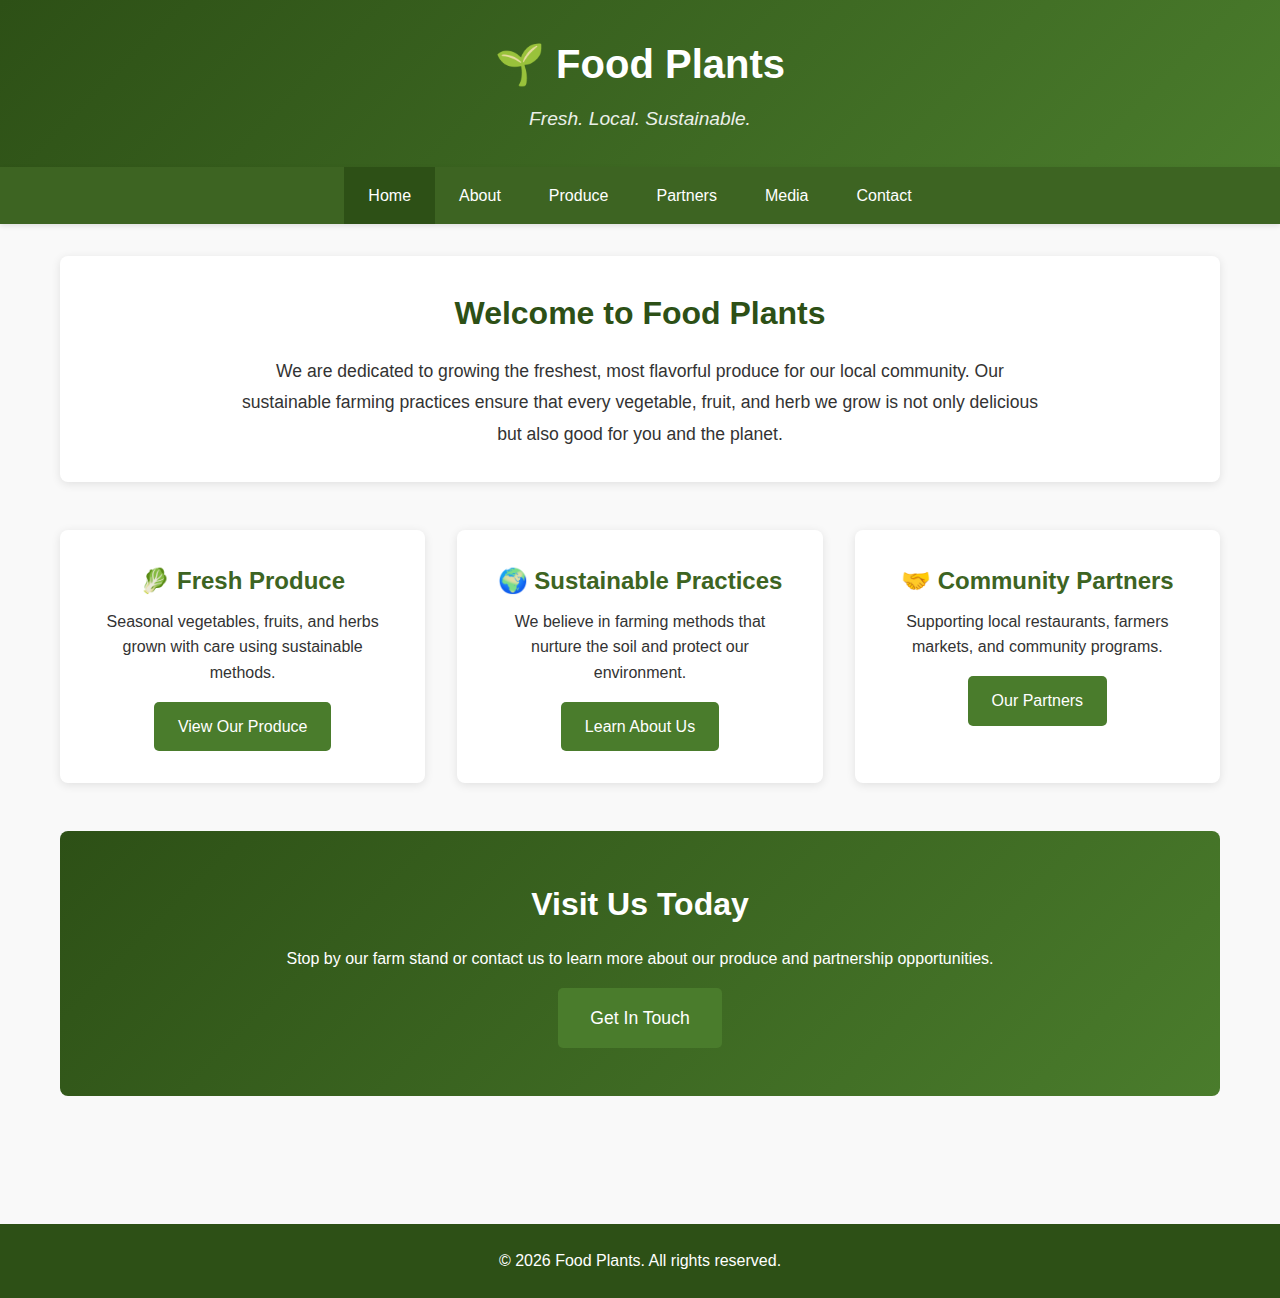
<file: index.html>
<!DOCTYPE html>
<html lang="en">
<head>
    <meta charset="UTF-8">
    <meta name="viewport" content="width=device-width, initial-scale=1.0">
    <title>Food Plants - Fresh, Local, Sustainable</title>
    <link rel="stylesheet" href="styles.css">
</head>
<body>
    <header>
        <div class="container">
            <h1>🌱 Food Plants</h1>
            <p class="tagline">Fresh. Local. Sustainable.</p>
        </div>
    </header>

    <nav>
        <div class="container">
            <ul>
                <li><a href="index.html" class="active">Home</a></li>
                <li><a href="about.html">About</a></li>
                <li><a href="produce.html">Produce</a></li>
                <li><a href="partners.html">Partners</a></li>
                <li><a href="media.html">Media</a></li>
                <li><a href="contact.html">Contact</a></li>
            </ul>
        </div>
    </nav>

    <main>
        <div class="container">
            <section class="hero">
                <h2>Welcome to Food Plants</h2>
                <p>We are dedicated to growing the freshest, most flavorful produce for our local community. Our sustainable farming practices ensure that every vegetable, fruit, and herb we grow is not only delicious but also good for you and the planet.</p>
            </section>

            <section class="highlights">
                <div class="highlight-card">
                    <h3>🥬 Fresh Produce</h3>
                    <p>Seasonal vegetables, fruits, and herbs grown with care using sustainable methods.</p>
                    <a href="produce.html" class="button">View Our Produce</a>
                </div>
                <div class="highlight-card">
                    <h3>🌍 Sustainable Practices</h3>
                    <p>We believe in farming methods that nurture the soil and protect our environment.</p>
                    <a href="about.html" class="button">Learn About Us</a>
                </div>
                <div class="highlight-card">
                    <h3>🤝 Community Partners</h3>
                    <p>Supporting local restaurants, farmers markets, and community programs.</p>
                    <a href="partners.html" class="button">Our Partners</a>
                </div>
            </section>

            <section class="cta">
                <h2>Visit Us Today</h2>
                <p>Stop by our farm stand or contact us to learn more about our produce and partnership opportunities.</p>
                <a href="contact.html" class="button button-large">Get In Touch</a>
            </section>
        </div>
    </main>

    <footer>
        <div class="container">
            <p>&copy; 2026 Food Plants. All rights reserved.</p>
        </div>
    </footer>
</body>
</html>
</file>
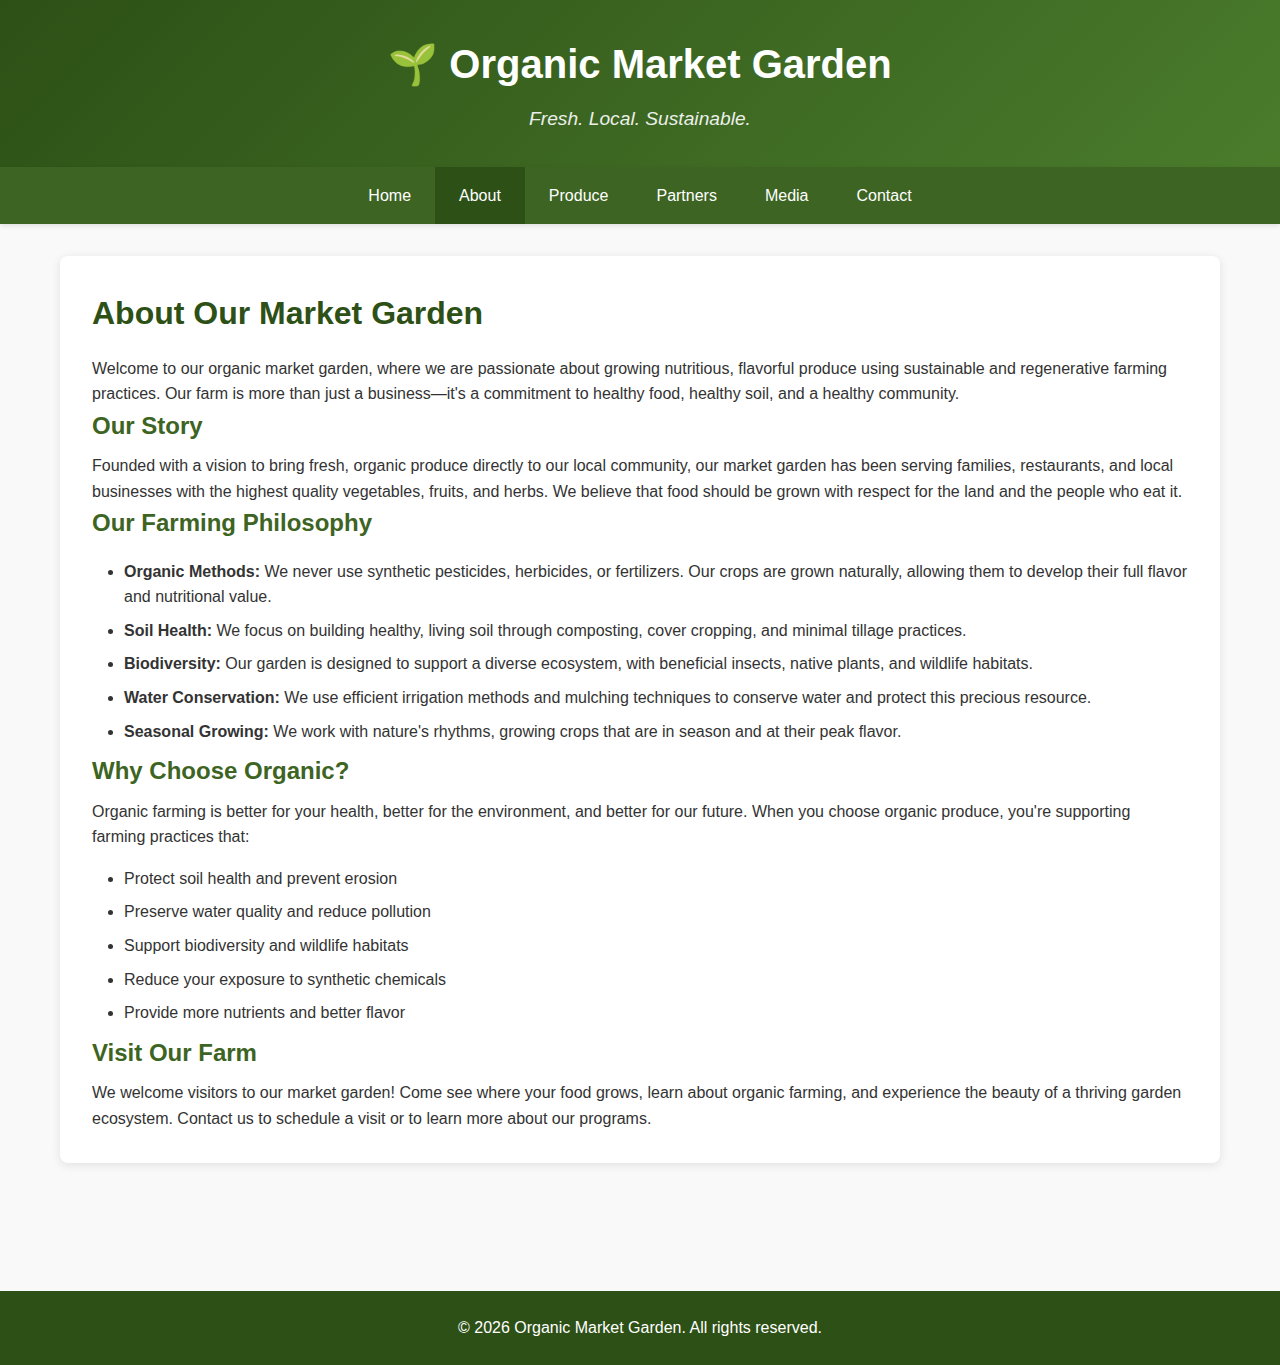
<file: about.html>
<!DOCTYPE html>
<html lang="en">
<head>
    <meta charset="UTF-8">
    <meta name="viewport" content="width=device-width, initial-scale=1.0">
    <title>About Us - Organic Market Garden</title>
    <link rel="stylesheet" href="styles.css">
</head>
<body>
    <header>
        <div class="container">
            <h1>🌱 Organic Market Garden</h1>
            <p class="tagline">Fresh. Local. Sustainable.</p>
        </div>
    </header>

    <nav>
        <div class="container">
            <ul>
                <li><a href="index.html">Home</a></li>
                <li><a href="about.html" class="active">About</a></li>
                <li><a href="produce.html">Produce</a></li>
                <li><a href="partners.html">Partners</a></li>
                <li><a href="media.html">Media</a></li>
                <li><a href="contact.html">Contact</a></li>
            </ul>
        </div>
    </nav>

    <main>
        <div class="container">
            <section class="content">
                <h2>About Our Market Garden</h2>
                <p>Welcome to our organic market garden, where we are passionate about growing nutritious, flavorful produce using sustainable and regenerative farming practices. Our farm is more than just a business—it's a commitment to healthy food, healthy soil, and a healthy community.</p>

                <h3>Our Story</h3>
                <p>Founded with a vision to bring fresh, organic produce directly to our local community, our market garden has been serving families, restaurants, and local businesses with the highest quality vegetables, fruits, and herbs. We believe that food should be grown with respect for the land and the people who eat it.</p>

                <h3>Our Farming Philosophy</h3>
                <ul>
                    <li><strong>Organic Methods:</strong> We never use synthetic pesticides, herbicides, or fertilizers. Our crops are grown naturally, allowing them to develop their full flavor and nutritional value.</li>
                    <li><strong>Soil Health:</strong> We focus on building healthy, living soil through composting, cover cropping, and minimal tillage practices.</li>
                    <li><strong>Biodiversity:</strong> Our garden is designed to support a diverse ecosystem, with beneficial insects, native plants, and wildlife habitats.</li>
                    <li><strong>Water Conservation:</strong> We use efficient irrigation methods and mulching techniques to conserve water and protect this precious resource.</li>
                    <li><strong>Seasonal Growing:</strong> We work with nature's rhythms, growing crops that are in season and at their peak flavor.</li>
                </ul>

                <h3>Why Choose Organic?</h3>
                <p>Organic farming is better for your health, better for the environment, and better for our future. When you choose organic produce, you're supporting farming practices that:</p>
                <ul>
                    <li>Protect soil health and prevent erosion</li>
                    <li>Preserve water quality and reduce pollution</li>
                    <li>Support biodiversity and wildlife habitats</li>
                    <li>Reduce your exposure to synthetic chemicals</li>
                    <li>Provide more nutrients and better flavor</li>
                </ul>

                <h3>Visit Our Farm</h3>
                <p>We welcome visitors to our market garden! Come see where your food grows, learn about organic farming, and experience the beauty of a thriving garden ecosystem. Contact us to schedule a visit or to learn more about our programs.</p>
            </section>
        </div>
    </main>

    <footer>
        <div class="container">
            <p>&copy; 2026 Organic Market Garden. All rights reserved.</p>
        </div>
    </footer>
</body>
</html>
</file>
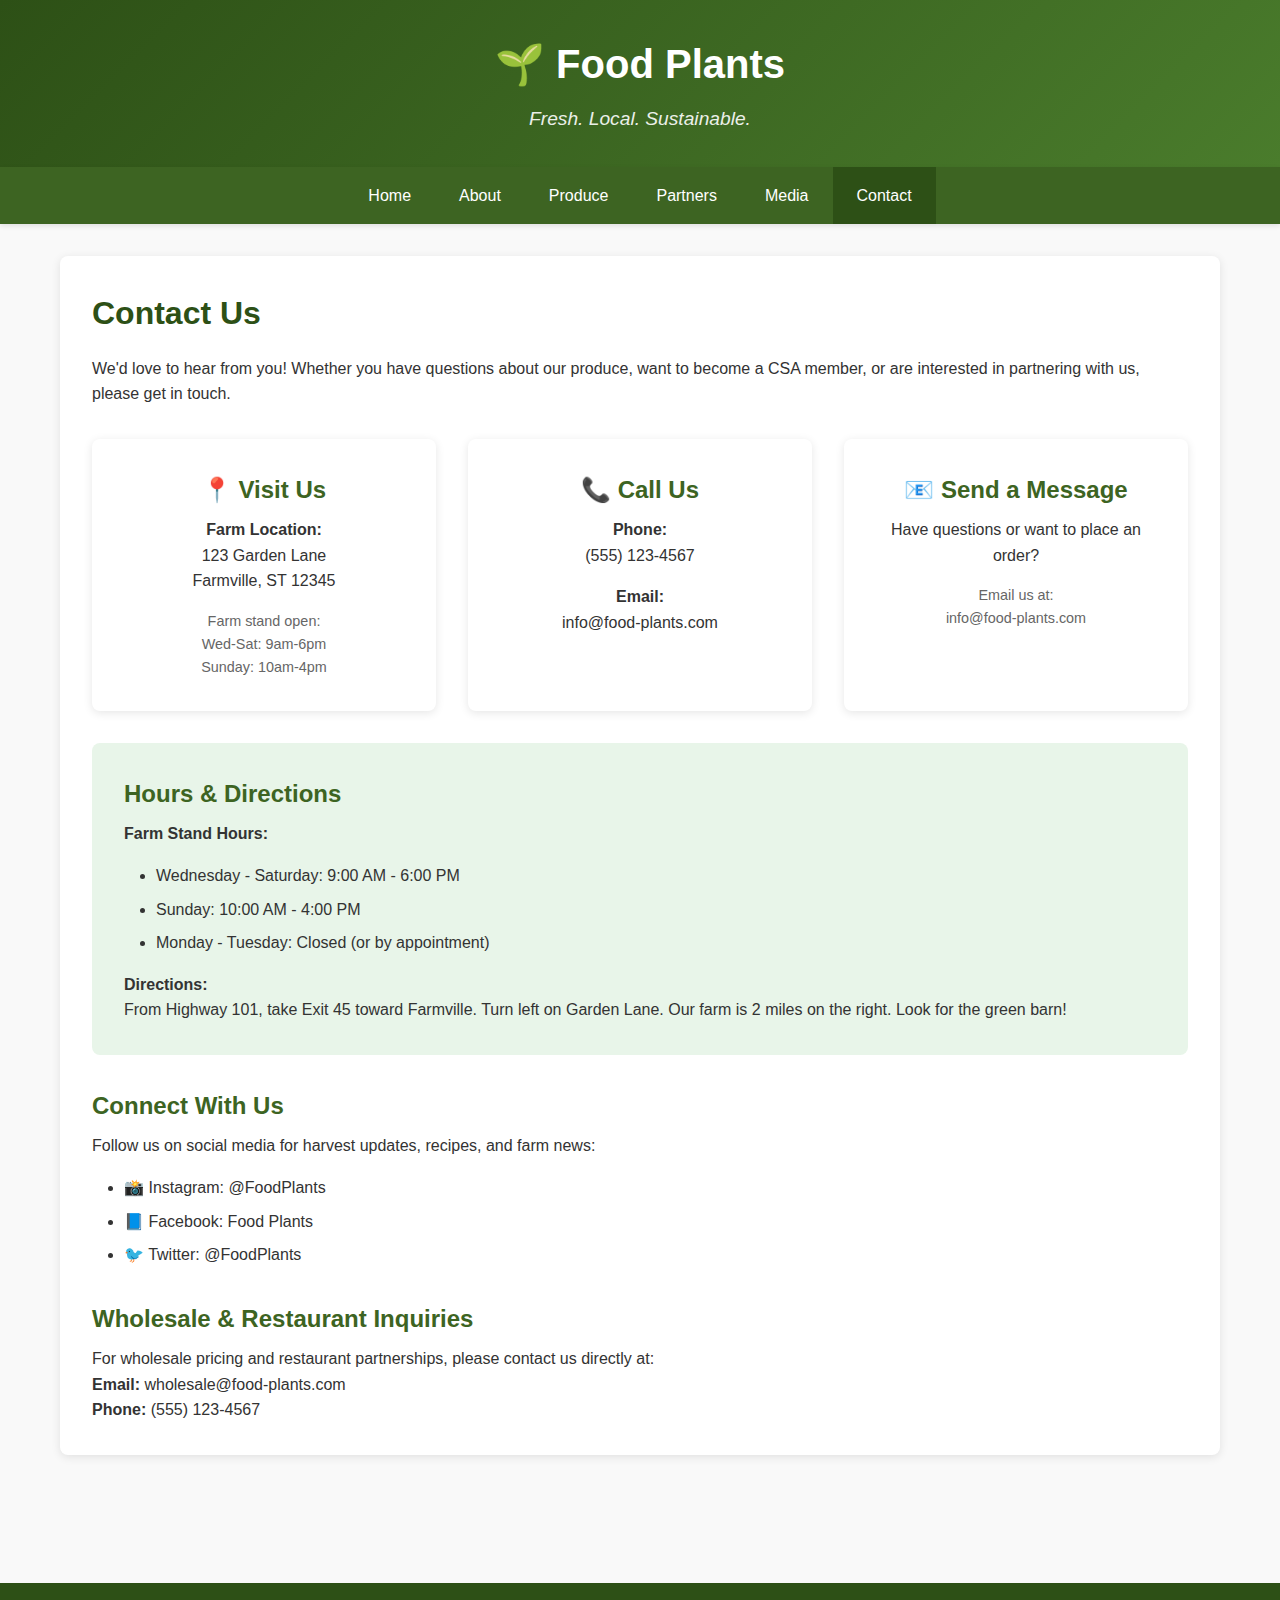
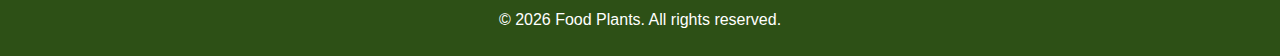
<file: contact.html>
<!DOCTYPE html>
<html lang="en">
<head>
    <meta charset="UTF-8">
    <meta name="viewport" content="width=device-width, initial-scale=1.0">
    <title>Contact Us - Food Plants</title>
    <link rel="stylesheet" href="styles.css">
</head>
<body>
    <header>
        <div class="container">
            <h1>🌱 Food Plants</h1>
            <p class="tagline">Fresh. Local. Sustainable.</p>
        </div>
    </header>

    <nav>
        <div class="container">
            <ul>
                <li><a href="index.html">Home</a></li>
                <li><a href="about.html">About</a></li>
                <li><a href="produce.html">Produce</a></li>
                <li><a href="partners.html">Partners</a></li>
                <li><a href="media.html">Media</a></li>
                <li><a href="contact.html" class="active">Contact</a></li>
            </ul>
        </div>
    </nav>

    <main>
        <div class="container">
            <section class="content">
                <h2>Contact Us</h2>
                <p>We'd love to hear from you! Whether you have questions about our produce, want to become a CSA member, or are interested in partnering with us, please get in touch.</p>

                <div class="highlights" style="margin-top: 2rem;">
                    <div class="highlight-card">
                        <h3>📍 Visit Us</h3>
                        <p><strong>Farm Location:</strong><br>
                        123 Garden Lane<br>
                        Farmville, ST 12345</p>
                        <p style="margin-top: 1rem; font-size: 0.9rem; color: #666;">Farm stand open:<br>
                        Wed-Sat: 9am-6pm<br>
                        Sunday: 10am-4pm</p>
                    </div>

                    <div class="highlight-card">
                        <h3>📞 Call Us</h3>
                        <p><strong>Phone:</strong><br>
                        (555) 123-4567</p>
                        <p style="margin-top: 1rem;"><strong>Email:</strong><br>
                        info@food-plants.com</p>
                    </div>

                    <div class="highlight-card">
                        <h3>📧 Send a Message</h3>
                        <p>Have questions or want to place an order?</p>
                        <p style="margin-top: 1rem; font-size: 0.9rem; color: #666;">Email us at:<br>
                        info@food-plants.com</p>
                    </div>
                </div>

                <div style="background-color: #e8f5e9; padding: 2rem; border-radius: 8px; margin-top: 2rem;">
                    <h3>Hours & Directions</h3>
                    <p><strong>Farm Stand Hours:</strong></p>
                    <ul>
                        <li>Wednesday - Saturday: 9:00 AM - 6:00 PM</li>
                        <li>Sunday: 10:00 AM - 4:00 PM</li>
                        <li>Monday - Tuesday: Closed (or by appointment)</li>
                    </ul>
                    <p style="margin-top: 1rem;"><strong>Directions:</strong><br>
                    From Highway 101, take Exit 45 toward Farmville. Turn left on Garden Lane. Our farm is 2 miles on the right. Look for the green barn!</p>
                </div>

                <div style="margin-top: 2rem;">
                    <h3>Connect With Us</h3>
                    <p>Follow us on social media for harvest updates, recipes, and farm news:</p>
                    <ul>
                        <li>📸 Instagram: @FoodPlants</li>
                        <li>📘 Facebook: Food Plants</li>
                        <li>🐦 Twitter: @FoodPlants</li>
                    </ul>
                </div>

                <div style="margin-top: 2rem;">
                    <h3>Wholesale & Restaurant Inquiries</h3>
                    <p>For wholesale pricing and restaurant partnerships, please contact us directly at:</p>
                    <p><strong>Email:</strong> wholesale@food-plants.com<br>
                    <strong>Phone:</strong> (555) 123-4567</p>
                </div>
            </section>
        </div>
    </main>

    <footer>
        <div class="container">
            <p>&copy; 2026 Food Plants. All rights reserved.</p>
        </div>
    </footer>
</body>
</html>
</file>
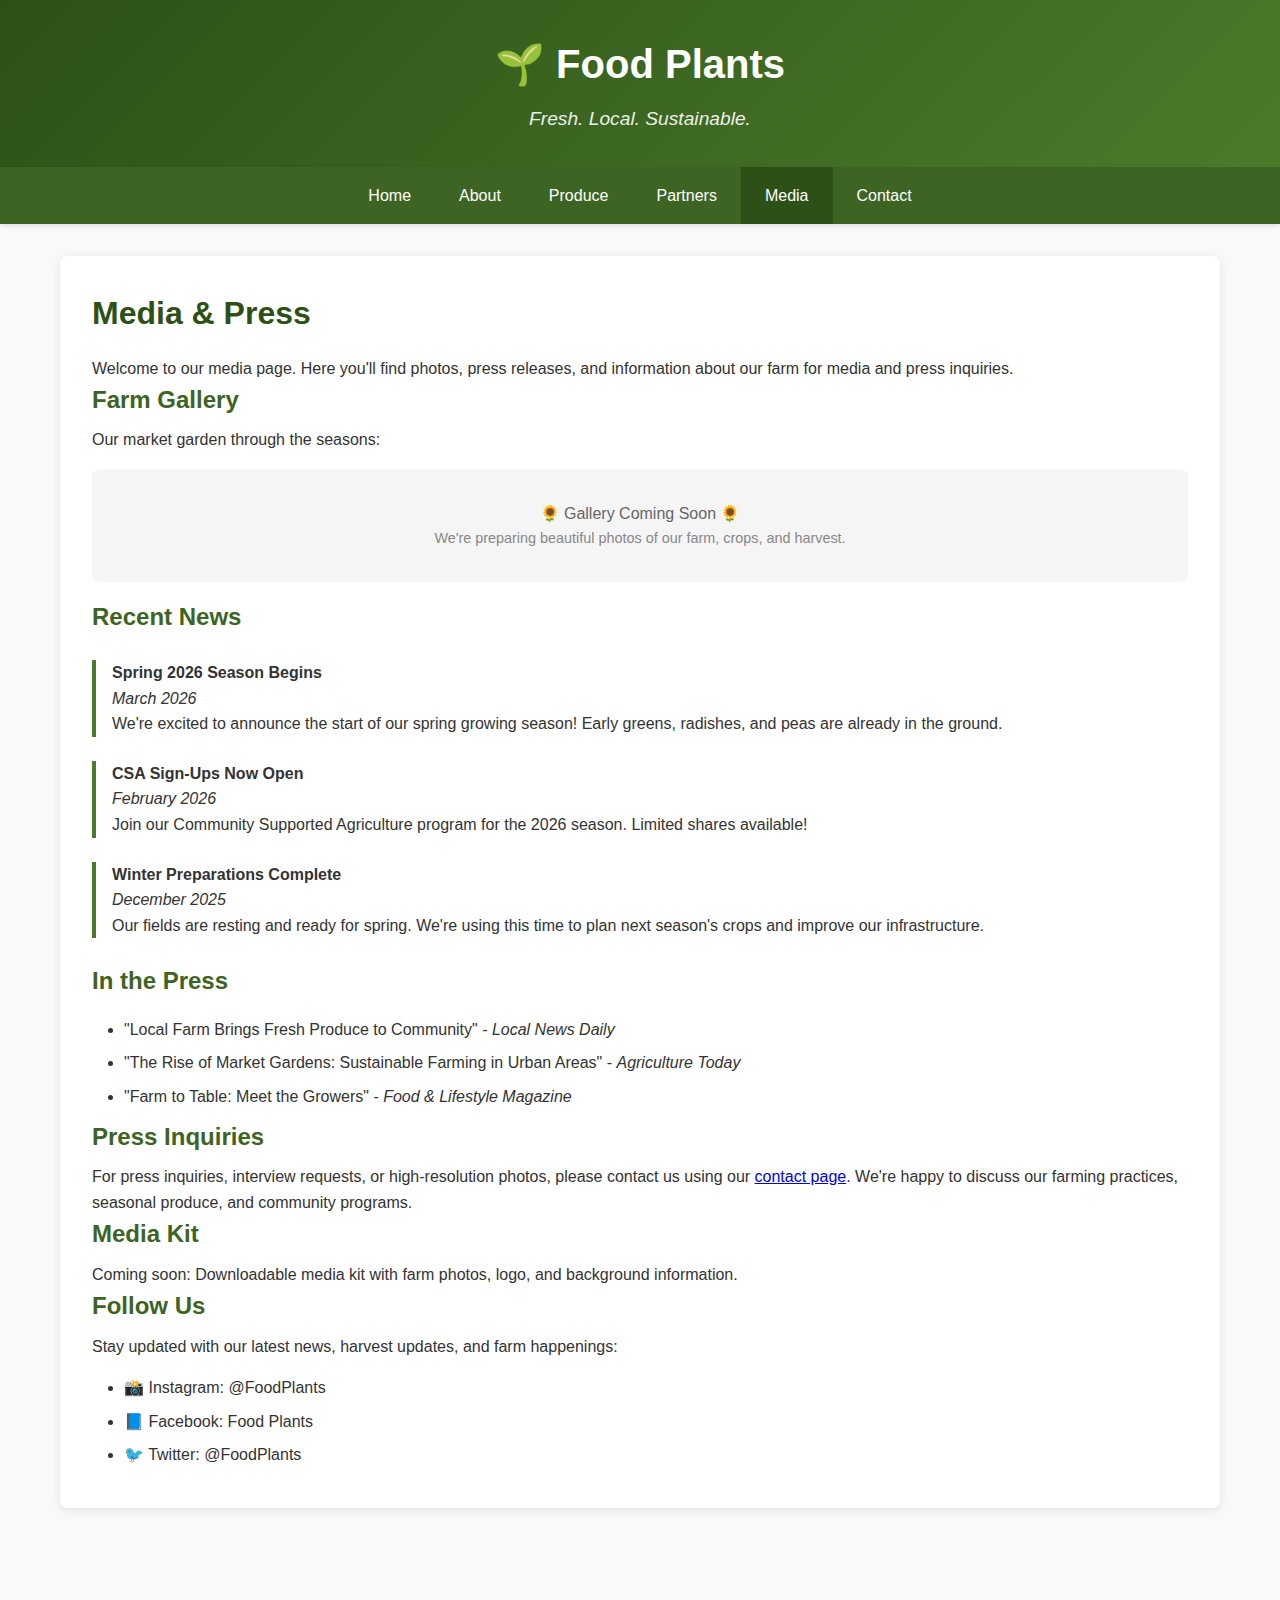
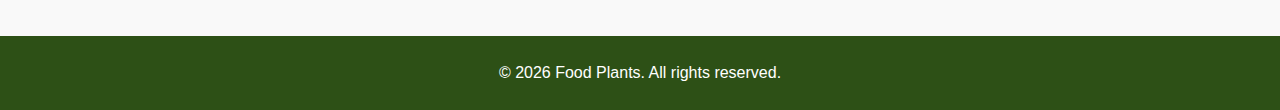
<file: media.html>
<!DOCTYPE html>
<html lang="en">
<head>
    <meta charset="UTF-8">
    <meta name="viewport" content="width=device-width, initial-scale=1.0">
    <title>Media - Food Plants</title>
    <link rel="stylesheet" href="styles.css">
</head>
<body>
    <header>
        <div class="container">
            <h1>🌱 Food Plants</h1>
            <p class="tagline">Fresh. Local. Sustainable.</p>
        </div>
    </header>

    <nav>
        <div class="container">
            <ul>
                <li><a href="index.html">Home</a></li>
                <li><a href="about.html">About</a></li>
                <li><a href="produce.html">Produce</a></li>
                <li><a href="partners.html">Partners</a></li>
                <li><a href="media.html" class="active">Media</a></li>
                <li><a href="contact.html">Contact</a></li>
            </ul>
        </div>
    </nav>

    <main>
        <div class="container">
            <section class="content">
                <h2>Media & Press</h2>
                <p>Welcome to our media page. Here you'll find photos, press releases, and information about our farm for media and press inquiries.</p>

                <h3>Farm Gallery</h3>
                <p>Our market garden through the seasons:</p>
                <div style="background-color: #f5f5f5; padding: 2rem; border-radius: 8px; text-align: center; margin: 1rem 0;">
                    <p style="color: #666;">🌻 Gallery Coming Soon 🌻</p>
                    <p style="font-size: 0.9rem; color: #888;">We're preparing beautiful photos of our farm, crops, and harvest.</p>
                </div>

                <h3>Recent News</h3>
                <div style="border-left: 4px solid #4a7c2c; padding-left: 1rem; margin: 1.5rem 0;">
                    <h4>Spring 2026 Season Begins</h4>
                    <p><em>March 2026</em></p>
                    <p>We're excited to announce the start of our spring growing season! Early greens, radishes, and peas are already in the ground.</p>
                </div>

                <div style="border-left: 4px solid #4a7c2c; padding-left: 1rem; margin: 1.5rem 0;">
                    <h4>CSA Sign-Ups Now Open</h4>
                    <p><em>February 2026</em></p>
                    <p>Join our Community Supported Agriculture program for the 2026 season. Limited shares available!</p>
                </div>

                <div style="border-left: 4px solid #4a7c2c; padding-left: 1rem; margin: 1.5rem 0;">
                    <h4>Winter Preparations Complete</h4>
                    <p><em>December 2025</em></p>
                    <p>Our fields are resting and ready for spring. We're using this time to plan next season's crops and improve our infrastructure.</p>
                </div>

                <h3>In the Press</h3>
                <ul>
                    <li>"Local Farm Brings Fresh Produce to Community" - <em>Local News Daily</em></li>
                    <li>"The Rise of Market Gardens: Sustainable Farming in Urban Areas" - <em>Agriculture Today</em></li>
                    <li>"Farm to Table: Meet the Growers" - <em>Food & Lifestyle Magazine</em></li>
                </ul>

                <h3>Press Inquiries</h3>
                <p>For press inquiries, interview requests, or high-resolution photos, please contact us using our <a href="contact.html">contact page</a>. We're happy to discuss our farming practices, seasonal produce, and community programs.</p>

                <h3>Media Kit</h3>
                <p>Coming soon: Downloadable media kit with farm photos, logo, and background information.</p>

                <h3>Follow Us</h3>
                <p>Stay updated with our latest news, harvest updates, and farm happenings:</p>
                <ul>
                    <li>📸 Instagram: @FoodPlants</li>
                    <li>📘 Facebook: Food Plants</li>
                    <li>🐦 Twitter: @FoodPlants</li>
                </ul>
            </section>
        </div>
    </main>

    <footer>
        <div class="container">
            <p>&copy; 2026 Food Plants. All rights reserved.</p>
        </div>
    </footer>
</body>
</html>
</file>
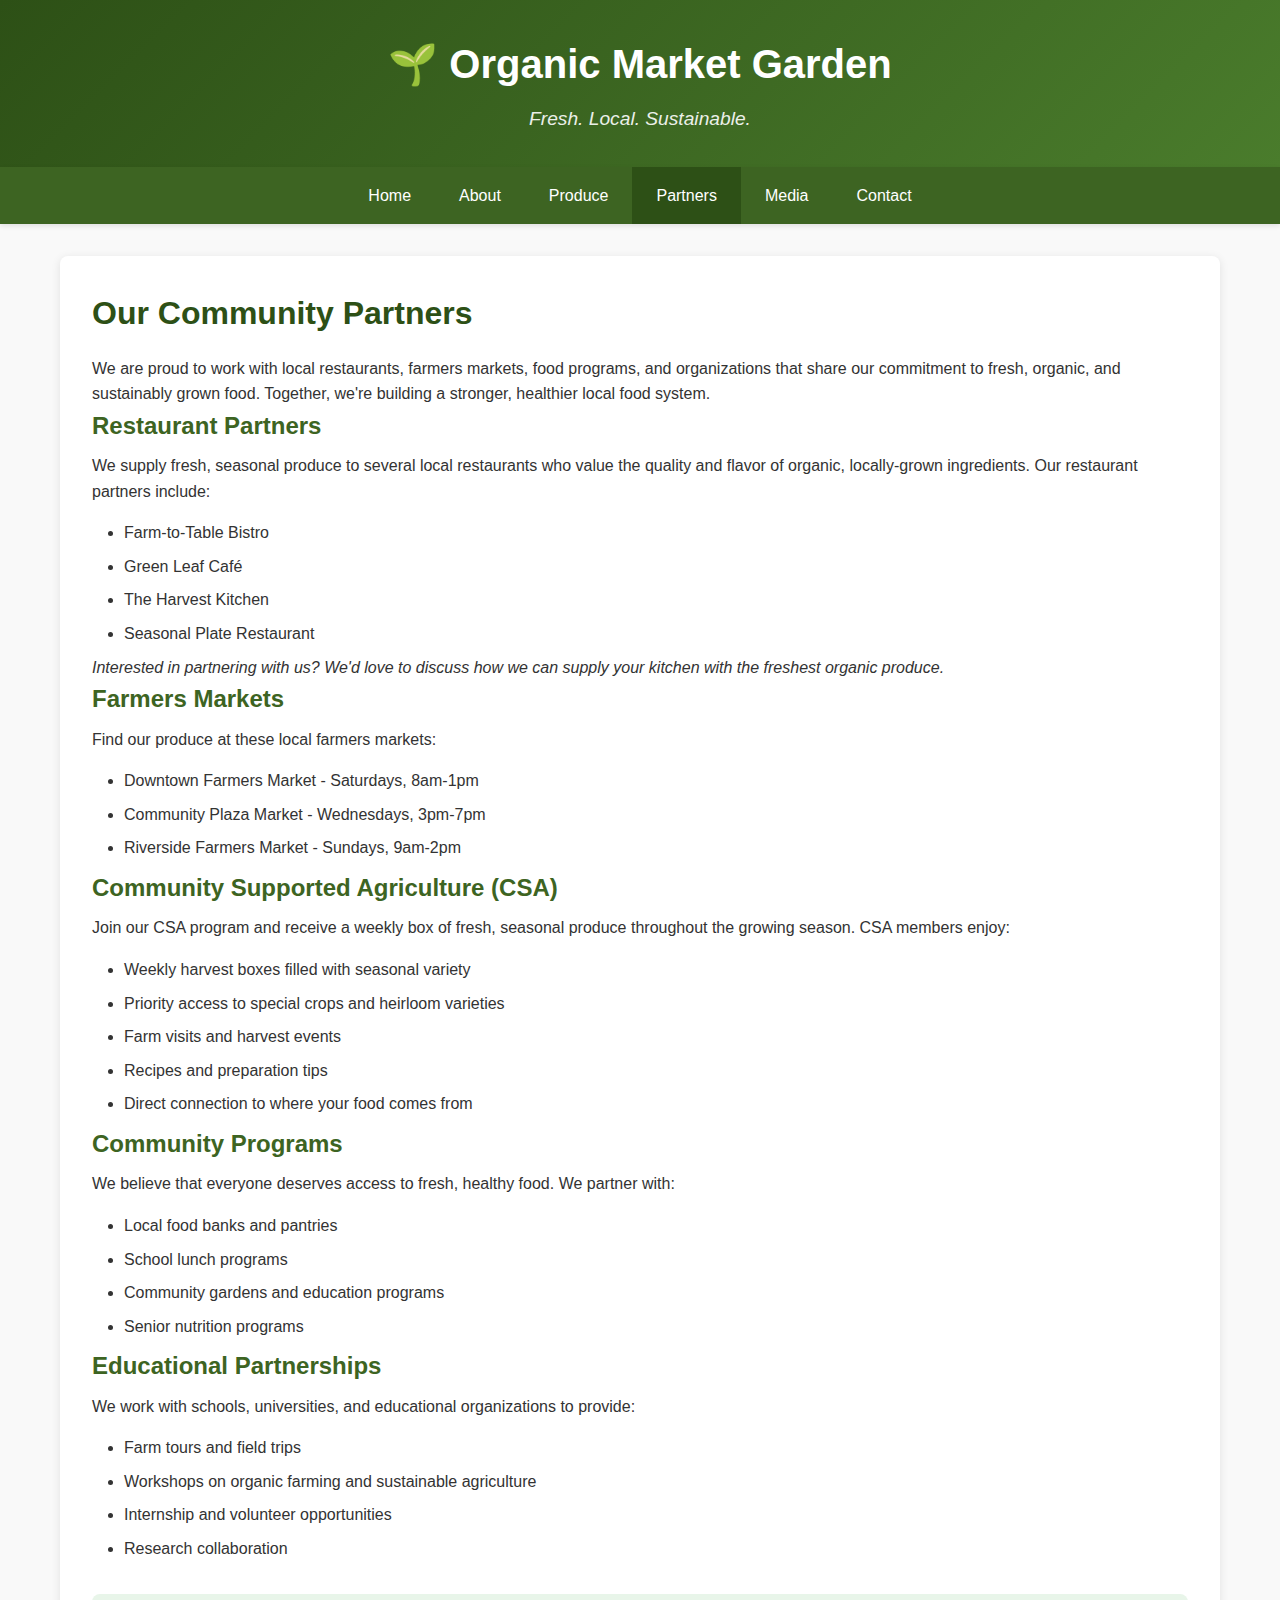
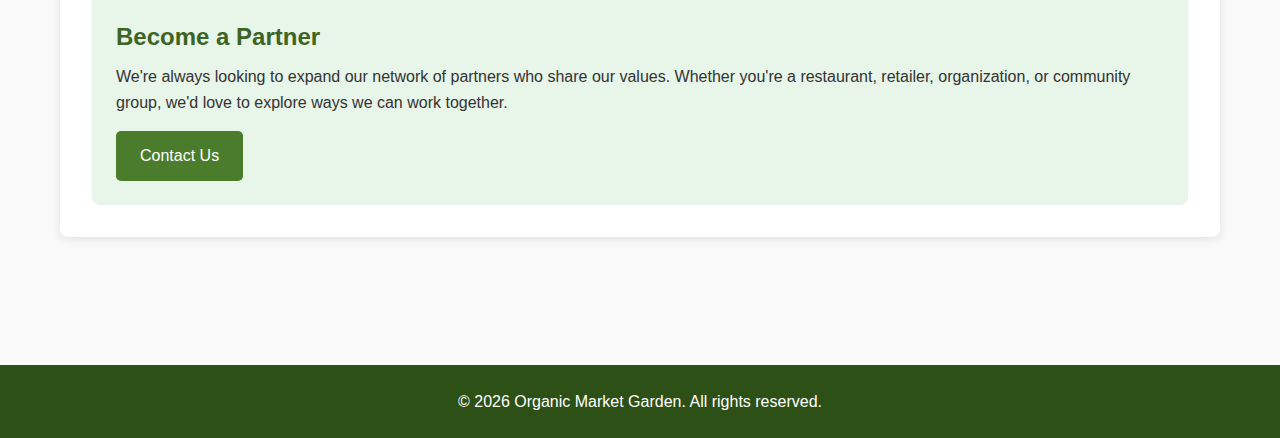
<file: partners.html>
<!DOCTYPE html>
<html lang="en">
<head>
    <meta charset="UTF-8">
    <meta name="viewport" content="width=device-width, initial-scale=1.0">
    <title>Our Partners - Organic Market Garden</title>
    <link rel="stylesheet" href="styles.css">
</head>
<body>
    <header>
        <div class="container">
            <h1>🌱 Organic Market Garden</h1>
            <p class="tagline">Fresh. Local. Sustainable.</p>
        </div>
    </header>

    <nav>
        <div class="container">
            <ul>
                <li><a href="index.html">Home</a></li>
                <li><a href="about.html">About</a></li>
                <li><a href="produce.html">Produce</a></li>
                <li><a href="partners.html" class="active">Partners</a></li>
                <li><a href="media.html">Media</a></li>
                <li><a href="contact.html">Contact</a></li>
            </ul>
        </div>
    </nav>

    <main>
        <div class="container">
            <section class="content">
                <h2>Our Community Partners</h2>
                <p>We are proud to work with local restaurants, farmers markets, food programs, and organizations that share our commitment to fresh, organic, and sustainably grown food. Together, we're building a stronger, healthier local food system.</p>

                <h3>Restaurant Partners</h3>
                <p>We supply fresh, seasonal produce to several local restaurants who value the quality and flavor of organic, locally-grown ingredients. Our restaurant partners include:</p>
                <ul>
                    <li>Farm-to-Table Bistro</li>
                    <li>Green Leaf Café</li>
                    <li>The Harvest Kitchen</li>
                    <li>Seasonal Plate Restaurant</li>
                </ul>
                <p><em>Interested in partnering with us? We'd love to discuss how we can supply your kitchen with the freshest organic produce.</em></p>

                <h3>Farmers Markets</h3>
                <p>Find our produce at these local farmers markets:</p>
                <ul>
                    <li>Downtown Farmers Market - Saturdays, 8am-1pm</li>
                    <li>Community Plaza Market - Wednesdays, 3pm-7pm</li>
                    <li>Riverside Farmers Market - Sundays, 9am-2pm</li>
                </ul>

                <h3>Community Supported Agriculture (CSA)</h3>
                <p>Join our CSA program and receive a weekly box of fresh, seasonal produce throughout the growing season. CSA members enjoy:</p>
                <ul>
                    <li>Weekly harvest boxes filled with seasonal variety</li>
                    <li>Priority access to special crops and heirloom varieties</li>
                    <li>Farm visits and harvest events</li>
                    <li>Recipes and preparation tips</li>
                    <li>Direct connection to where your food comes from</li>
                </ul>

                <h3>Community Programs</h3>
                <p>We believe that everyone deserves access to fresh, healthy food. We partner with:</p>
                <ul>
                    <li>Local food banks and pantries</li>
                    <li>School lunch programs</li>
                    <li>Community gardens and education programs</li>
                    <li>Senior nutrition programs</li>
                </ul>

                <h3>Educational Partnerships</h3>
                <p>We work with schools, universities, and educational organizations to provide:</p>
                <ul>
                    <li>Farm tours and field trips</li>
                    <li>Workshops on organic farming and sustainable agriculture</li>
                    <li>Internship and volunteer opportunities</li>
                    <li>Research collaboration</li>
                </ul>

                <div style="background-color: #e8f5e9; padding: 1.5rem; border-radius: 8px; margin-top: 2rem;">
                    <h3>Become a Partner</h3>
                    <p>We're always looking to expand our network of partners who share our values. Whether you're a restaurant, retailer, organization, or community group, we'd love to explore ways we can work together.</p>
                    <a href="contact.html" class="button">Contact Us</a>
                </div>
            </section>
        </div>
    </main>

    <footer>
        <div class="container">
            <p>&copy; 2026 Organic Market Garden. All rights reserved.</p>
        </div>
    </footer>
</body>
</html>
</file>
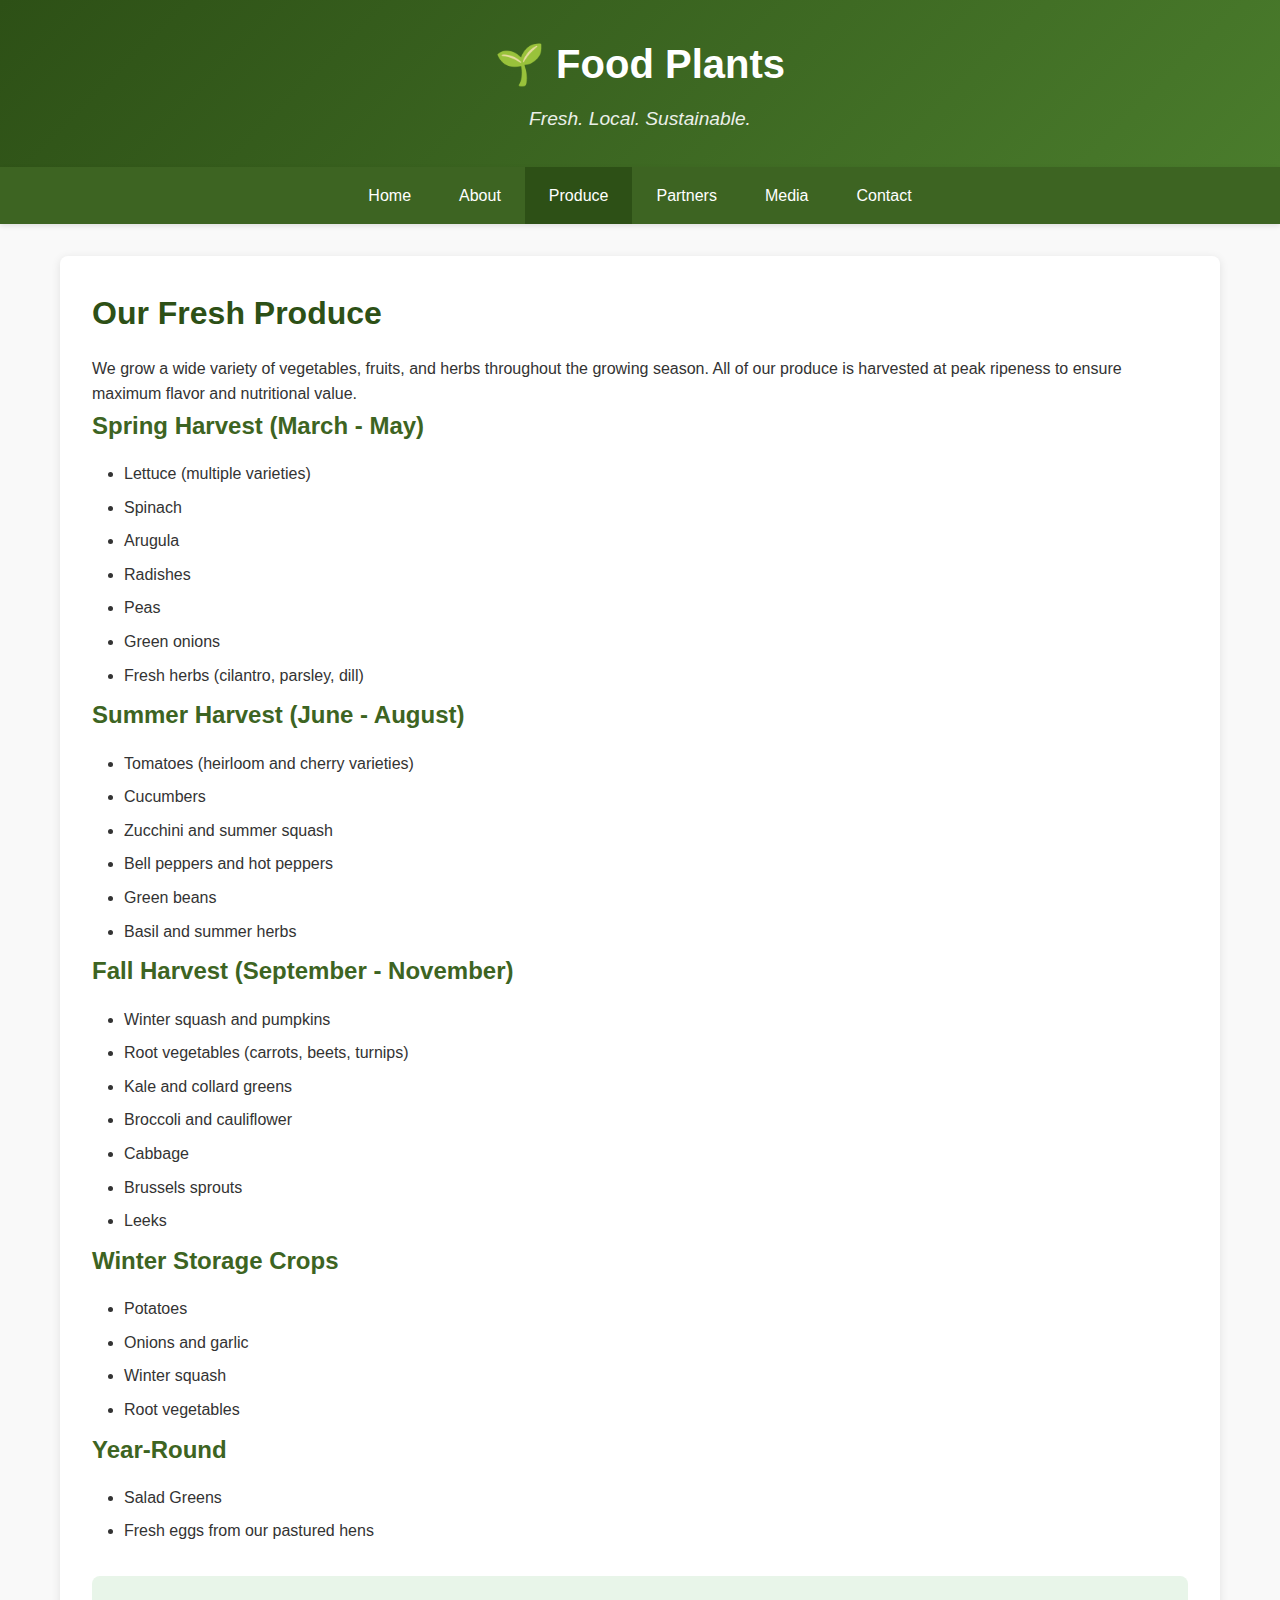
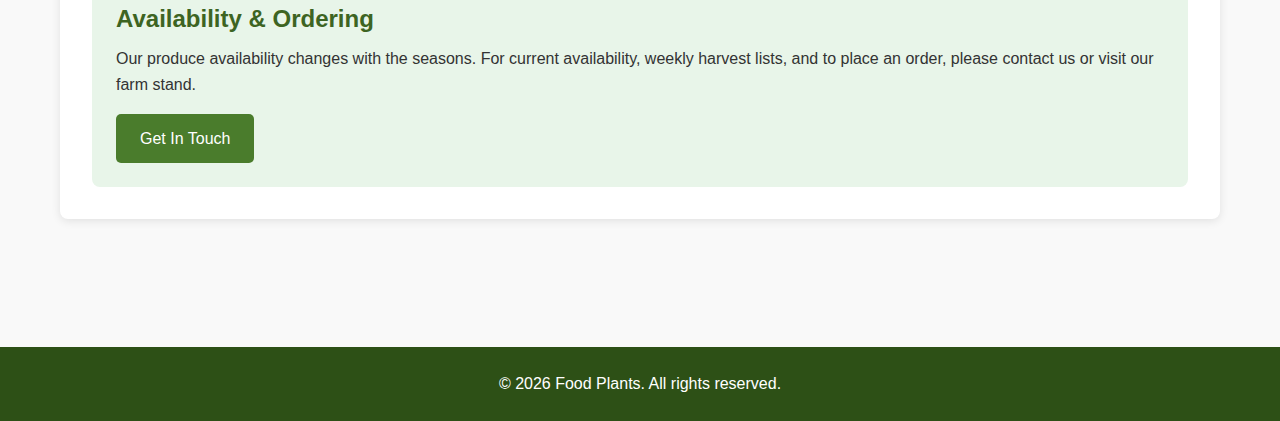
<file: produce.html>
<!DOCTYPE html>
<html lang="en">
<head>
    <meta charset="UTF-8">
    <meta name="viewport" content="width=device-width, initial-scale=1.0">
    <title>Our Produce - Food Plants</title>
    <link rel="stylesheet" href="styles.css">
</head>
<body>
    <header>
        <div class="container">
            <h1>🌱 Food Plants</h1>
            <p class="tagline">Fresh. Local. Sustainable.</p>
        </div>
    </header>

    <nav>
        <div class="container">
            <ul>
                <li><a href="index.html">Home</a></li>
                <li><a href="about.html">About</a></li>
                <li><a href="produce.html" class="active">Produce</a></li>
                <li><a href="partners.html">Partners</a></li>
                <li><a href="media.html">Media</a></li>
                <li><a href="contact.html">Contact</a></li>
            </ul>
        </div>
    </nav>

    <main>
        <div class="container">
            <section class="content">
                <h2>Our Fresh Produce</h2>
                <p>We grow a wide variety of vegetables, fruits, and herbs throughout the growing season. All of our produce is harvested at peak ripeness to ensure maximum flavor and nutritional value.</p>

                <h3>Spring Harvest (March - May)</h3>
                <ul>
                    <li>Lettuce (multiple varieties)</li>
                    <li>Spinach</li>
                    <li>Arugula</li>
                    <li>Radishes</li>
                    <li>Peas</li>
                    <li>Green onions</li>
                    <li>Fresh herbs (cilantro, parsley, dill)</li>
                </ul>

                <h3>Summer Harvest (June - August)</h3>
                <ul>
                    <li>Tomatoes (heirloom and cherry varieties)</li>
                    <li>Cucumbers</li>
                    <li>Zucchini and summer squash</li>
                    <li>Bell peppers and hot peppers</li>
                    <li>Green beans</li>
                    <li>Basil and summer herbs</li>
                </ul>

                <h3>Fall Harvest (September - November)</h3>
                <ul>
                    <li>Winter squash and pumpkins</li>
                    <li>Root vegetables (carrots, beets, turnips)</li>
                    <li>Kale and collard greens</li>
                    <li>Broccoli and cauliflower</li>
                    <li>Cabbage</li>
                    <li>Brussels sprouts</li>
                    <li>Leeks</li>
                </ul>

                <h3>Winter Storage Crops</h3>
                <ul>
                    <li>Potatoes</li>
                    <li>Onions and garlic</li>
                    <li>Winter squash</li>
                    <li>Root vegetables</li>
                </ul>

                <h3>Year-Round</h3>
                <ul>
                    <li>Salad Greens</li>
                    <li>Fresh eggs from our pastured hens</li>
                </ul>

                <div style="background-color: #e8f5e9; padding: 1.5rem; border-radius: 8px; margin-top: 2rem;">
                    <h3>Availability & Ordering</h3>
                    <p>Our produce availability changes with the seasons. For current availability, weekly harvest lists, and to place an order, please contact us or visit our farm stand.</p>
                    <a href="contact.html" class="button">Get In Touch</a>
                </div>
            </section>
        </div>
    </main>

    <footer>
        <div class="container">
            <p>&copy; 2026 Food Plants. All rights reserved.</p>
        </div>
    </footer>
</body>
</html>
</file>
<file: styles.css>
/* Reset and Base Styles */
* {
    margin: 0;
    padding: 0;
    box-sizing: border-box;
}

body {
    font-family: 'Segoe UI', Tahoma, Geneva, Verdana, sans-serif;
    line-height: 1.6;
    color: #333;
    background-color: #f9f9f9;
}

.container {
    max-width: 1200px;
    margin: 0 auto;
    padding: 0 20px;
}

/* Header Styles */
header {
    background: linear-gradient(135deg, #2d5016 0%, #4a7c2c 100%);
    color: white;
    padding: 2rem 0;
    text-align: center;
}

header h1 {
    font-size: 2.5rem;
    margin-bottom: 0.5rem;
}

.tagline {
    font-size: 1.2rem;
    font-style: italic;
    opacity: 0.9;
}

/* Navigation Styles */
nav {
    background-color: #3d6422;
    padding: 0;
    box-shadow: 0 2px 5px rgba(0,0,0,0.1);
}

nav ul {
    list-style: none;
    display: flex;
    flex-wrap: wrap;
    justify-content: center;
}

nav li {
    margin: 0;
}

nav a {
    display: block;
    color: white;
    text-decoration: none;
    padding: 1rem 1.5rem;
    transition: background-color 0.3s;
}

nav a:hover,
nav a.active {
    background-color: #2d5016;
}

/* Main Content Styles */
main {
    padding: 2rem 0;
    min-height: 60vh;
}

section {
    margin-bottom: 3rem;
}

h2 {
    color: #2d5016;
    font-size: 2rem;
    margin-bottom: 1rem;
}

h3 {
    color: #3d6422;
    font-size: 1.5rem;
    margin-bottom: 0.5rem;
}

/* Hero Section */
.hero {
    background-color: white;
    padding: 2rem;
    border-radius: 8px;
    box-shadow: 0 2px 10px rgba(0,0,0,0.1);
    text-align: center;
}

.hero p {
    font-size: 1.1rem;
    line-height: 1.8;
    max-width: 800px;
    margin: 0 auto;
}

/* Highlights Section */
.highlights {
    display: grid;
    grid-template-columns: repeat(auto-fit, minmax(280px, 1fr));
    gap: 2rem;
    margin-top: 2rem;
}

.highlight-card {
    background-color: white;
    padding: 2rem;
    border-radius: 8px;
    box-shadow: 0 2px 10px rgba(0,0,0,0.1);
    text-align: center;
    transition: transform 0.3s;
}

.highlight-card:hover {
    transform: translateY(-5px);
}

/* Content Section */
.content {
    background-color: white;
    padding: 2rem;
    border-radius: 8px;
    box-shadow: 0 2px 10px rgba(0,0,0,0.1);
}

.content ul {
    margin-left: 2rem;
    margin-top: 1rem;
}

.content li {
    margin-bottom: 0.5rem;
}

/* CTA Section */
.cta {
    background: linear-gradient(135deg, #2d5016 0%, #4a7c2c 100%);
    color: white;
    padding: 3rem 2rem;
    border-radius: 8px;
    text-align: center;
}

.cta h2 {
    color: white;
}

/* Button Styles */
.button {
    display: inline-block;
    background-color: #4a7c2c;
    color: white;
    padding: 0.75rem 1.5rem;
    text-decoration: none;
    border-radius: 5px;
    transition: background-color 0.3s;
    margin-top: 1rem;
}

.button:hover {
    background-color: #3d6422;
}

.button-large {
    padding: 1rem 2rem;
    font-size: 1.1rem;
}

/* Footer Styles */
footer {
    background-color: #2d5016;
    color: white;
    text-align: center;
    padding: 1.5rem 0;
    margin-top: 3rem;
}

/* Responsive Design */
@media (max-width: 768px) {
    header h1 {
        font-size: 2rem;
    }
    
    nav ul {
        flex-direction: column;
    }
    
    nav li {
        width: 100%;
        text-align: center;
    }
    
    .highlights {
        grid-template-columns: 1fr;
    }
}
</file>
